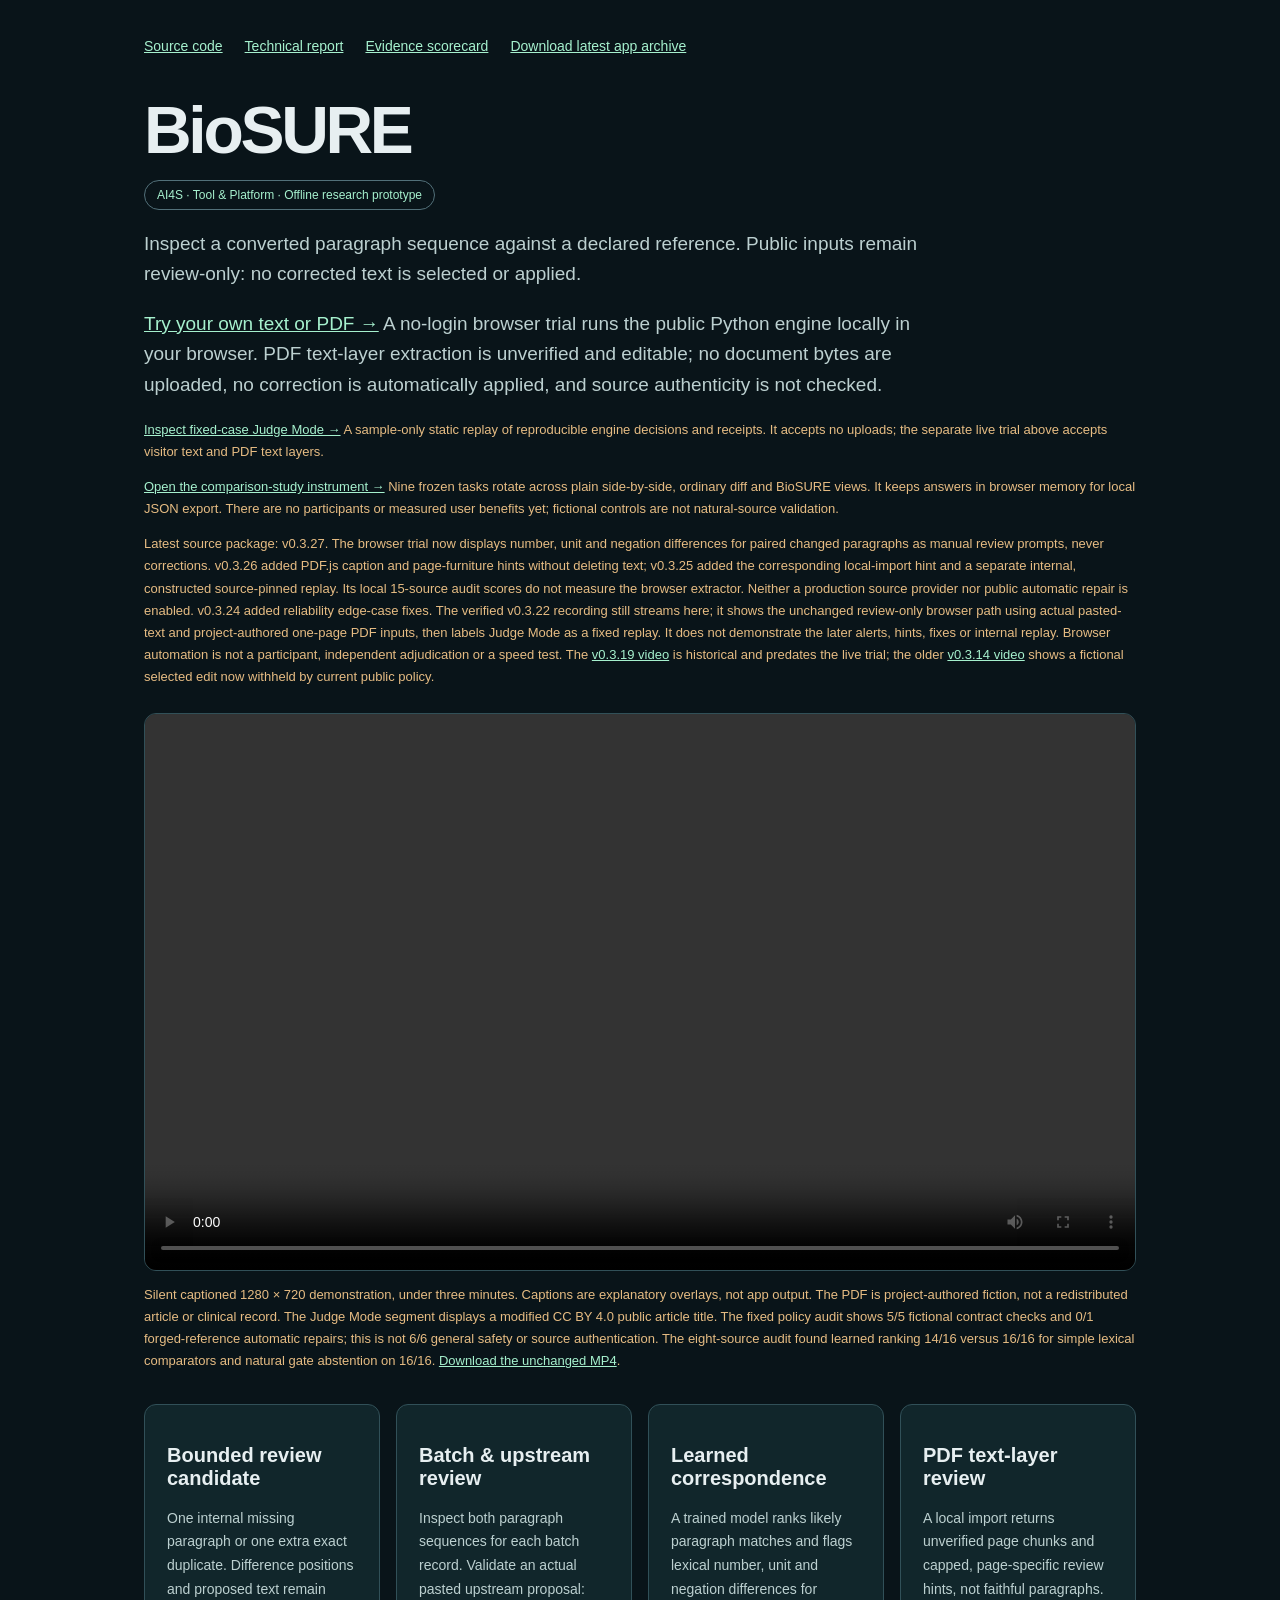
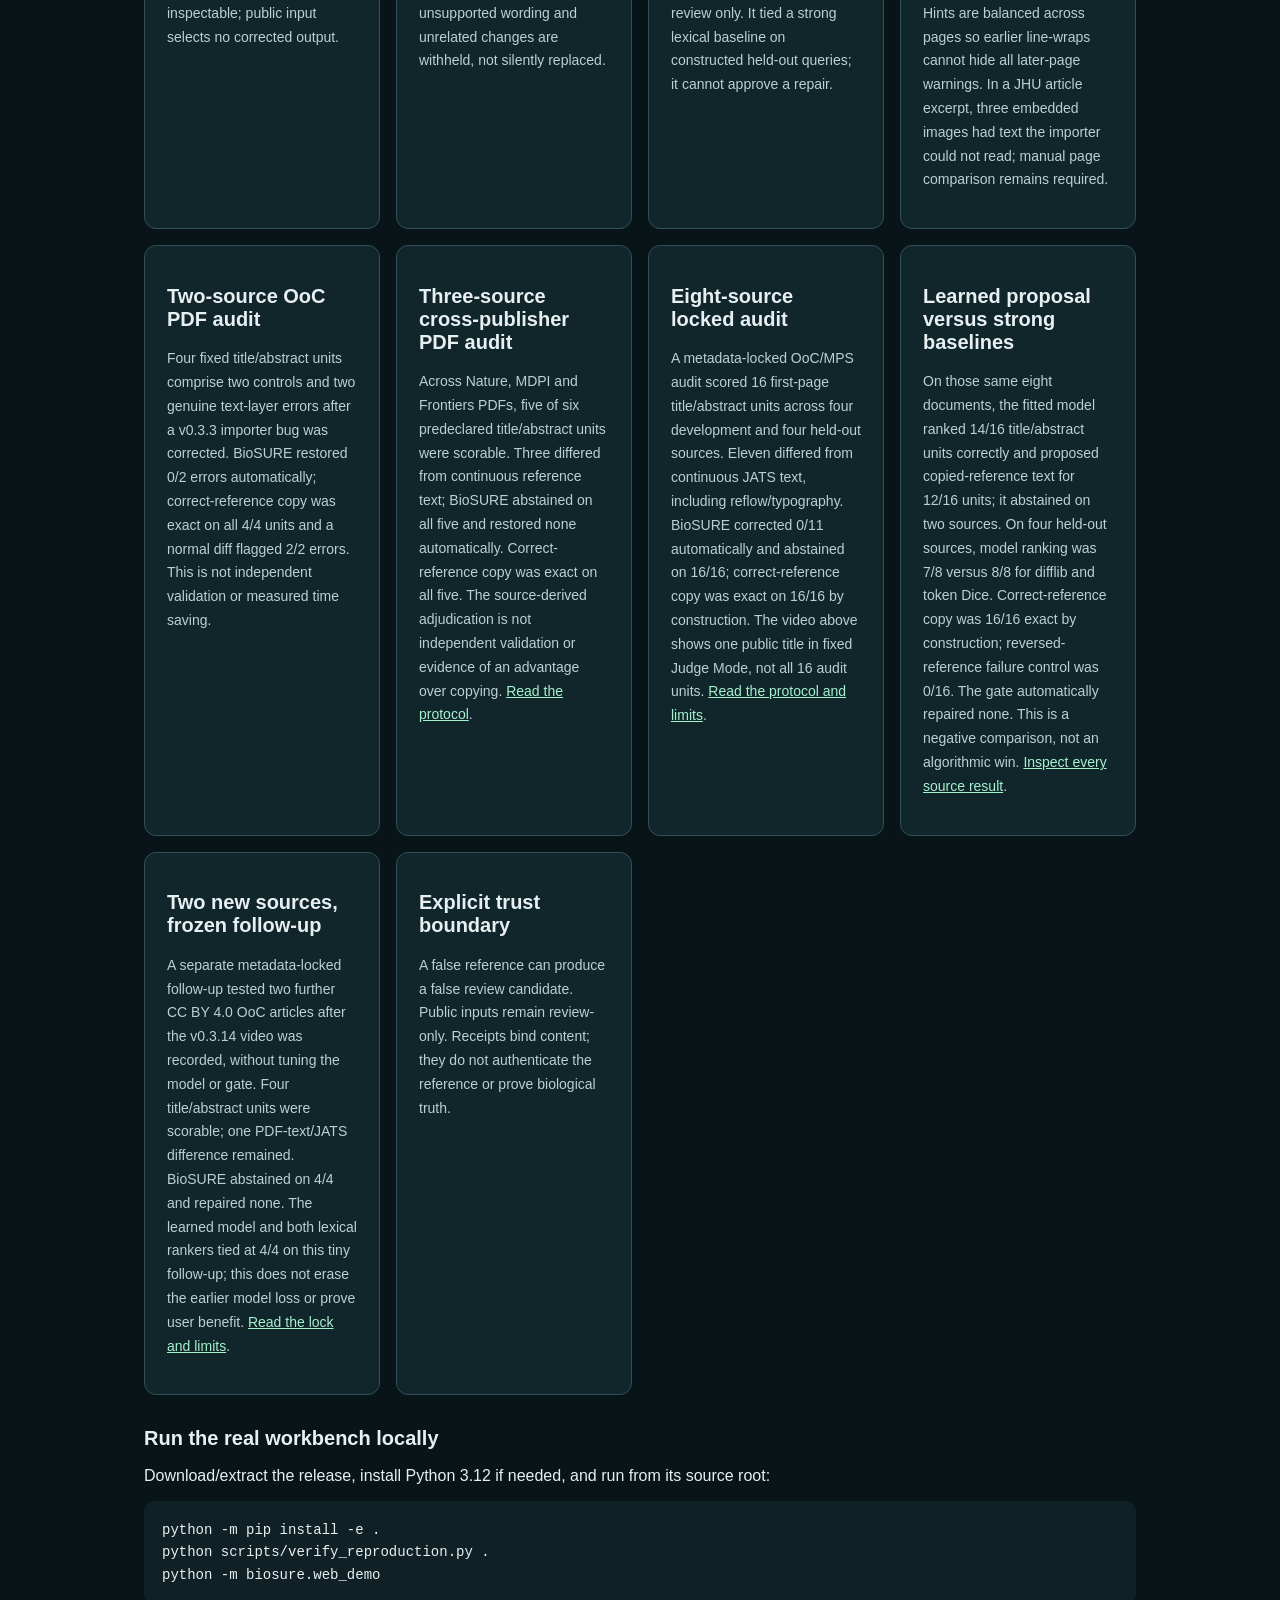
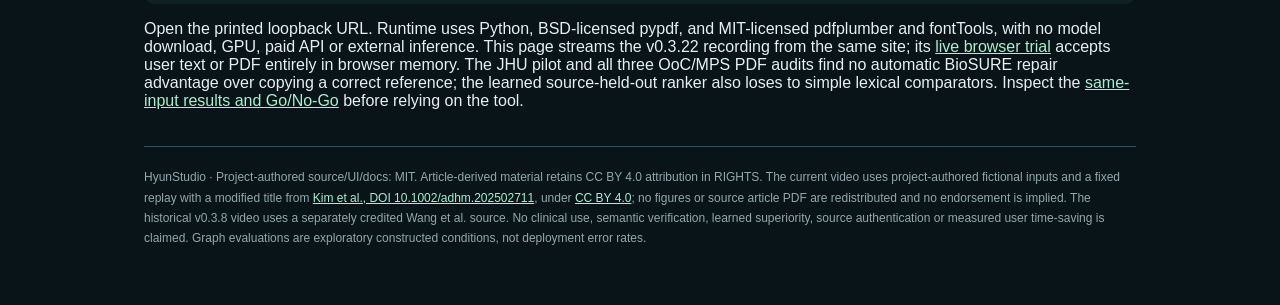
<file: docs/index.html>
<!doctype html>
<html lang="en">
<head>
  <meta charset="utf-8">
  <meta name="viewport" content="width=device-width,initial-scale=1">
  <meta name="description" content="BioSURE: an offline, reference-conditioned paragraph integrity workbench. Watch an honest demonstration, then reproduce the source locally.">
  <title>BioSURE — demonstration and reproducible source</title>
  <style>
    :root{font-family:Segoe UI,Arial,sans-serif;background:#091419;color:#e7eff1}*{box-sizing:border-box}body{margin:0}main{max-width:1040px;margin:auto;padding:38px 24px 56px}a{color:#a6f1ce}nav{display:flex;flex-wrap:wrap;gap:22px;font-size:14px}h1{font-size:clamp(38px,7vw,66px);letter-spacing:-.05em;margin:38px 0 12px}h2{font-size:20px}.lead{font-size:19px;color:#bcd0d0;line-height:1.6;max-width:790px}.tag{display:inline-block;padding:7px 12px;border:1px solid #527079;border-radius:30px;color:#a6f1ce;font-size:12px}video{display:block;width:100%;background:#102126;border:1px solid #315058;border-radius:12px;margin-top:25px;aspect-ratio:16/9}.note{font-size:13px;color:#e6bc83;line-height:1.7}.cards{display:grid;grid-template-columns:repeat(auto-fit,minmax(220px,1fr));gap:16px;margin:32px 0}.cards article{background:#11262b;padding:22px;border:1px solid #315058;border-radius:12px}.cards p{font-size:14px;color:#bcd0d0;line-height:1.7}pre{white-space:pre-wrap;overflow-wrap:anywhere;padding:18px;background:#102126;border-radius:10px;font-size:14px;line-height:1.6}footer{border-top:1px solid #315058;margin-top:36px;padding-top:20px;font-size:12px;color:#91a8ad;line-height:1.7}
  </style>
</head>
<body><main>
<nav aria-label="Project links"><a href="https://github.com/HyunStudio/BioSURE-AI4S">Source code</a><a href="https://github.com/HyunStudio/BioSURE-AI4S/blob/main/report/public-submission.md">Technical report</a><a href="https://github.com/HyunStudio/BioSURE-AI4S/blob/main/report/public-scorecard.md">Evidence scorecard</a><a href="https://github.com/HyunStudio/BioSURE-AI4S/releases/latest">Download latest app archive</a></nav>
  <h1>BioSURE</h1><span class="tag">AI4S · Tool &amp; Platform · Offline research prototype</span>
  <p class="lead">Inspect a converted paragraph sequence against a declared reference. Public inputs remain review-only: no corrected text is selected or applied.</p>
  <p class="lead"><a href="./try/">Try your own text or PDF →</a> A no-login browser trial runs the public Python engine locally in your browser. PDF text-layer extraction is unverified and editable; no document bytes are uploaded, no correction is automatically applied, and source authenticity is not checked.</p>
  <p class="note"><a href="https://hyunstudio.github.io/BioSURE-AI4S/judge/">Inspect fixed-case Judge Mode →</a> A sample-only static replay of reproducible engine decisions and receipts. It accepts no uploads; the separate live trial above accepts visitor text and PDF text layers.</p>
  <p class="note"><a href="https://hyunstudio.github.io/BioSURE-AI4S/study/">Open the comparison-study instrument →</a> Nine frozen tasks rotate across plain side-by-side, ordinary diff and BioSURE views. It keeps answers in browser memory for local JSON export. There are no participants or measured user benefits yet; fictional controls are not natural-source validation.</p>
  <p class="note">Latest source package: v0.3.27. The browser trial now displays number, unit and negation differences for paired changed paragraphs as manual review prompts, never corrections. v0.3.26 added PDF.js caption and page-furniture hints without deleting text; v0.3.25 added the corresponding local-import hint and a separate internal, constructed source-pinned replay. Its local 15-source audit scores do not measure the browser extractor. Neither a production source provider nor public automatic repair is enabled. v0.3.24 added reliability edge-case fixes. The verified v0.3.22 recording still streams here; it shows the unchanged review-only browser path using actual pasted-text and project-authored one-page PDF inputs, then labels Judge Mode as a fixed replay. It does not demonstrate the later alerts, hints, fixes or internal replay. Browser automation is not a participant, independent adjudication or a speed test. The <a href="https://github.com/HyunStudio/BioSURE-AI4S/releases/download/v0.3.19/biosure-demo-v0319.mp4">v0.3.19 video</a> is historical and predates the live trial; the older <a href="https://github.com/HyunStudio/BioSURE-AI4S/releases/download/v0.3.14/biosure-demo-v0314.mp4">v0.3.14 video</a> shows a fictional selected edit now withheld by current public policy.</p>
  <video controls preload="metadata" aria-label="BioSURE captioned demonstration" src="./media/biosure-demo-v0322.mp4">Your browser cannot display this video. Use the download link below.</video>
  <p class="note">Silent captioned 1280 × 720 demonstration, under three minutes. Captions are explanatory overlays, not app output. The PDF is project-authored fiction, not a redistributed article or clinical record. The Judge Mode segment displays a modified CC BY 4.0 public article title. The fixed policy audit shows 5/5 fictional contract checks and 0/1 forged-reference automatic repairs; this is not 6/6 general safety or source authentication. The eight-source audit found learned ranking 14/16 versus 16/16 for simple lexical comparators and natural gate abstention on 16/16. <a href="https://github.com/HyunStudio/BioSURE-AI4S/releases/download/v0.3.27/biosure-demo-v0322.mp4">Download the unchanged MP4</a>.</p>
  <div class="cards">
    <article><h2>Bounded review candidate</h2><p>One internal missing paragraph or one extra exact duplicate. Difference positions and proposed text remain inspectable; public input selects no corrected output.</p></article>
    <article><h2>Batch &amp; upstream review</h2><p>Inspect both paragraph sequences for each batch record. Validate an actual pasted upstream proposal: unsupported wording and unrelated changes are withheld, not silently replaced.</p></article>
    <article><h2>Learned correspondence</h2><p>A trained model ranks likely paragraph matches and flags lexical number, unit and negation differences for review only. It tied a strong lexical baseline on constructed held-out queries; it cannot approve a repair.</p></article>
    <article><h2>PDF text-layer review</h2><p>A local import returns unverified page chunks and capped, page-specific review hints, not faithful paragraphs. Hints are balanced across pages so earlier line-wraps cannot hide all later-page warnings. In a JHU article excerpt, three embedded images had text the importer could not read; manual page comparison remains required.</p></article>
    <article><h2>Two-source OoC PDF audit</h2><p>Four fixed title/abstract units comprise two controls and two genuine text-layer errors after a v0.3.3 importer bug was corrected. BioSURE restored 0/2 errors automatically; correct-reference copy was exact on all 4/4 units and a normal diff flagged 2/2 errors. This is not independent validation or measured time saving.</p></article>
    <article><h2>Three-source cross-publisher PDF audit</h2><p>Across Nature, MDPI and Frontiers PDFs, five of six predeclared title/abstract units were scorable. Three differed from continuous reference text; BioSURE abstained on all five and restored none automatically. Correct-reference copy was exact on all five. The source-derived adjudication is not independent validation or evidence of an advantage over copying. <a href="https://github.com/HyunStudio/BioSURE-AI4S/blob/main/report/three-source-ooc-pdf-audit-protocol.md">Read the protocol</a>.</p></article>
    <article><h2>Eight-source locked audit</h2><p>A metadata-locked OoC/MPS audit scored 16 first-page title/abstract units across four development and four held-out sources. Eleven differed from continuous JATS text, including reflow/typography. BioSURE corrected 0/11 automatically and abstained on 16/16; correct-reference copy was exact on 16/16 by construction. The video above shows one public title in fixed Judge Mode, not all 16 audit units. <a href="https://github.com/HyunStudio/BioSURE-AI4S/blob/main/report/prospective-ooc-audit-protocol.md">Read the protocol and limits</a>.</p></article>
    <article><h2>Learned proposal versus strong baselines</h2><p>On those same eight documents, the fitted model ranked 14/16 title/abstract units correctly and proposed copied-reference text for 12/16 units; it abstained on two sources. On four held-out sources, model ranking was 7/8 versus 8/8 for difflib and token Dice. Correct-reference copy was 16/16 exact by construction; reversed-reference failure control was 0/16. The gate automatically repaired none. This is a negative comparison, not an algorithmic win. <a href="https://github.com/HyunStudio/BioSURE-AI4S/blob/main/results/learned_upstream_audit.json">Inspect every source result</a>.</p></article>
    <article><h2>Two new sources, frozen follow-up</h2><p>A separate metadata-locked follow-up tested two further CC BY 4.0 OoC articles after the v0.3.14 video was recorded, without tuning the model or gate. Four title/abstract units were scorable; one PDF-text/JATS difference remained. BioSURE abstained on 4/4 and repaired none. The learned model and both lexical rankers tied at 4/4 on this tiny follow-up; this does not erase the earlier model loss or prove user benefit. <a href="https://github.com/HyunStudio/BioSURE-AI4S/blob/main/report/followup-ooc-audit-protocol.md">Read the lock and limits</a>.</p></article>
    <article><h2>Explicit trust boundary</h2><p>A false reference can produce a false review candidate. Public inputs remain review-only. Receipts bind content; they do not authenticate the reference or prove biological truth.</p></article>
  </div>
  <h2>Run the real workbench locally</h2><p>Download/extract the release, install Python 3.12 if needed, and run from its source root:</p>
  <pre>python -m pip install -e .
python scripts/verify_reproduction.py .
python -m biosure.web_demo</pre>
  <p>Open the printed loopback URL. Runtime uses Python, BSD-licensed pypdf, and MIT-licensed pdfplumber and fontTools, with no model download, GPU, paid API or external inference. This page streams the v0.3.22 recording from the same site; its <a href="./try/">live browser trial</a> accepts user text or PDF entirely in browser memory. The JHU pilot and all three OoC/MPS PDF audits find no automatic BioSURE repair advantage over copying a correct reference; the learned source-held-out ranker also loses to simple lexical comparators. Inspect the <a href="https://github.com/HyunStudio/BioSURE-AI4S/blob/main/report/public-scorecard.md">same-input results and Go/No-Go</a> before relying on the tool.</p>
  <footer>HyunStudio · Project-authored source/UI/docs: MIT. Article-derived material retains CC BY 4.0 attribution in RIGHTS. The current video uses project-authored fictional inputs and a fixed replay with a modified title from <a href="https://pmc.ncbi.nlm.nih.gov/articles/PMC12864593/">Kim et al., DOI 10.1002/adhm.202502711</a>, under <a href="https://creativecommons.org/licenses/by/4.0/">CC BY 4.0</a>; no figures or source article PDF are redistributed and no endorsement is implied. The historical v0.3.8 video uses a separately credited Wang et al. source. No clinical use, semantic verification, learned superiority, source authentication or measured user time-saving is claimed. Graph evaluations are exploratory constructed conditions, not deployment error rates.</footer>
</main></body></html>
</file>
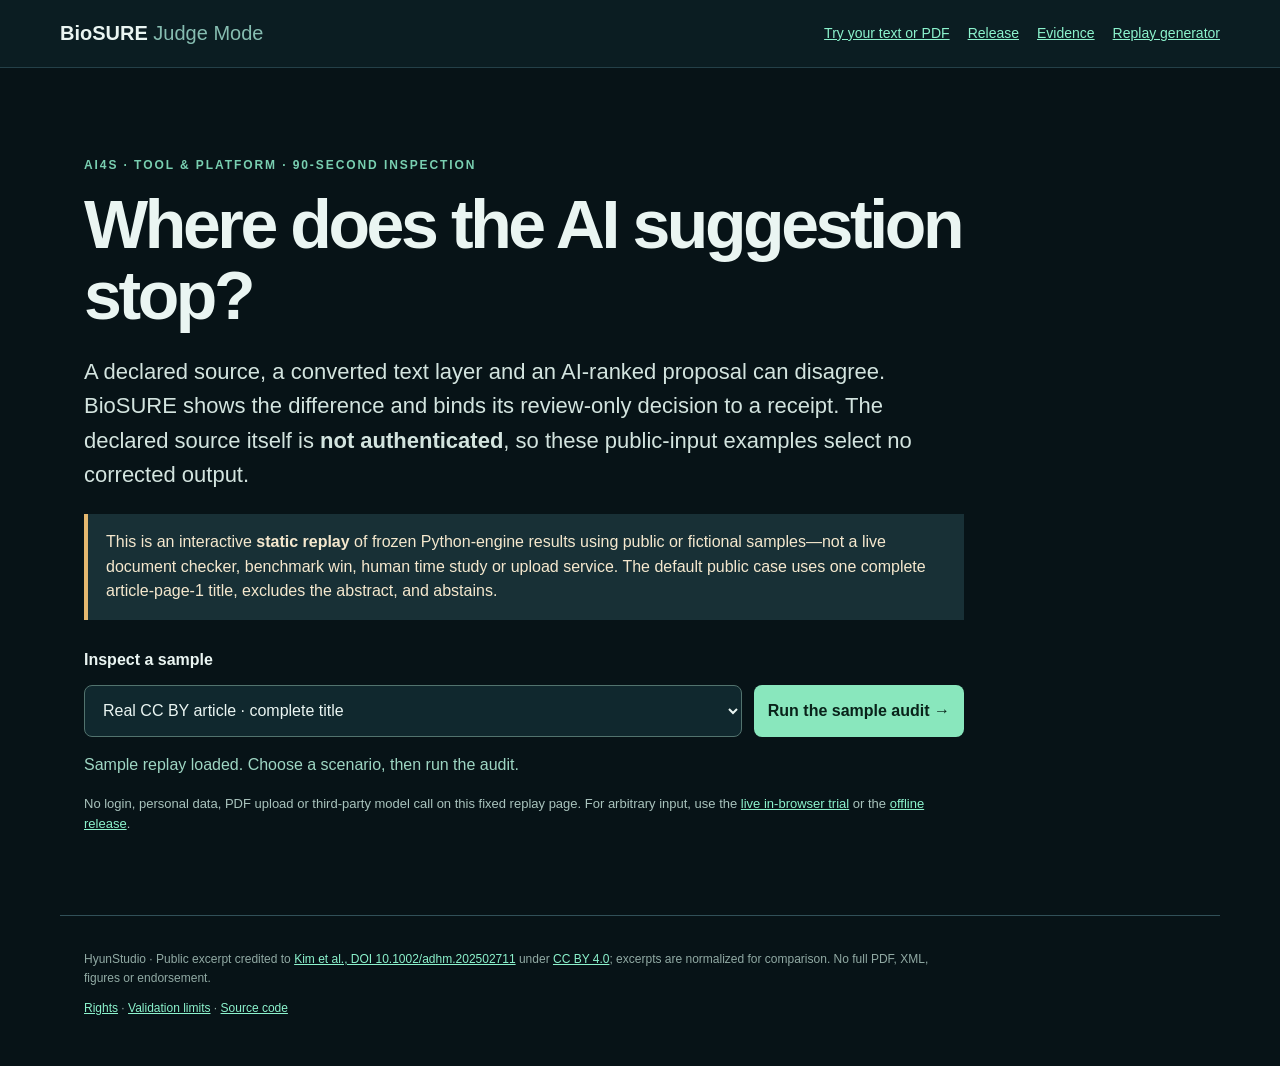
<file: docs/judge/index.html>
<!doctype html>
<html lang="en">
<head>
  <meta charset="utf-8">
  <meta name="viewport" content="width=device-width,initial-scale=1">
  <meta name="description" content="BioSURE Judge Mode: inspect reproducible sample-only engine decisions without installation or login.">
  <title>BioSURE Judge Mode — inspect the evidence boundary</title>
  <link rel="stylesheet" href="./style.css">
  <script src="./app.js" defer></script>
</head>
<body>
  <header class="site-header">
    <a class="brand" href="../">BioSURE <span>Judge Mode</span></a>
    <nav aria-label="Project links">
      <a href="../try/">Try your text or PDF</a>
      <a href="https://github.com/HyunStudio/BioSURE-AI4S/releases/latest">Release</a>
      <a href="https://github.com/HyunStudio/BioSURE-AI4S/blob/main/report/public-scorecard.md">Evidence</a>
      <a href="https://github.com/HyunStudio/BioSURE-AI4S/blob/main/scripts/build_judge_mode.py">Replay generator</a>
    </nav>
  </header>
  <main>
    <section class="hero">
      <p class="eyebrow">AI4S · Tool &amp; Platform · 90-second inspection</p>
      <h1>Where does the AI suggestion stop?</h1>
      <p class="lead">A declared source, a converted text layer and an AI-ranked proposal can disagree. BioSURE shows the difference and binds its review-only decision to a receipt. The declared source itself is <strong>not authenticated</strong>, so these public-input examples select no corrected output.</p>
      <p class="disclosure">This is an interactive <strong>static replay</strong> of frozen Python-engine results using public or fictional samples—not a live document checker, benchmark win, human time study or upload service. The default public case uses one complete article-page-1 title, excludes the abstract, and abstains.</p>
      <div class="controls">
        <label for="scenario">Inspect a sample</label>
        <select id="scenario" aria-describedby="load-status"></select>
        <button id="run-audit" type="button" disabled>Run the sample audit <span aria-hidden="true">→</span></button>
      </div>
      <p id="load-status" class="status" role="status" aria-live="polite">Loading verified sample replay…</p>
      <p class="small">No login, personal data, PDF upload or third-party model call on this fixed replay page. For arbitrary input, use the <a href="../try/">live in-browser trial</a> or the <a href="https://github.com/HyunStudio/BioSURE-AI4S/releases/latest">offline release</a>.</p>
    </section>

    <section id="results" hidden aria-label="Audit result">
      <div class="result-heading">
        <p class="eyebrow" id="source-type"></p>
        <h2 id="scenario-label"></h2>
        <a id="article-link" href="#" target="_blank" rel="noopener noreferrer" hidden>Open the public article and inspect its PDF</a>
        <p id="result-status" class="source-unverified"></p>
      </div>

      <section class="step" aria-labelledby="compare-heading">
        <div class="step-number">01</div>
        <div class="step-body">
          <h3 id="compare-heading">Compare the submitted text with the declared reference</h3>
          <p>Ordinary diff can flag a changed position, but it cannot tell whether the reference is true or an edit is authorized.</p>
          <div class="comparison">
            <div><h4>Observed conversion</h4><div id="observed"></div></div>
            <div><h4>Declared reference</h4><div id="reference"></div></div>
          </div>
          <div class="detail"><strong>Changed positions</strong><div id="changes"></div></div>
        </div>
      </section>

      <section class="step" aria-labelledby="proposal-heading">
        <div class="step-number">02</div>
        <div class="step-body">
          <h3 id="proposal-heading">Inspect correspondence and the proposed wording</h3>
          <p>The fitted model ranks alignment only. Its proposed text, if any, is copied from the unauthenticated declared reference. A separate submitted proposal tests the content gate.</p>
          <p id="learned-status" class="decision"></p>
          <div class="comparison">
            <div><h4>Model proposal</h4><div id="learned-proposal"></div></div>
            <div><h4>Submitted proposal to gate</h4><div id="submitted-proposal"></div></div>
          </div>
        </div>
      </section>

      <section class="step" aria-labelledby="gate-heading">
        <div class="step-number">03</div>
        <div class="step-body">
          <h3 id="gate-heading">See what the public-input gate withholds</h3>
          <div class="decision-grid">
            <div><span>Original conversion workflow</span><strong id="workflow-action"></strong></div>
            <div><span>Submitted proposal check</span><strong id="proposal-action"></strong></div>
          </div>
          <h4>Selected output (none without authenticated evidence)</h4><div id="selected" class="detail"></div>
          <p class="small">A fictional bounded candidate tests review behavior, not a successful automatic correction. It is not evidence that BioSURE repaired a real article.</p>
        </div>
      </section>

      <section class="step" aria-labelledby="receipt-heading">
        <div class="step-number">04</div>
        <div class="step-body">
          <h3 id="receipt-heading">Inspect the content-bound receipt</h3>
          <p>The receipt binds input and gate decision hashes. It does not authenticate the source, producer or biological meaning.</p>
          <pre id="receipt" tabindex="0"></pre>
        </div>
      </section>
    </section>
  </main>
  <footer>
    <p>HyunStudio · Public excerpt credited to <a href="https://pmc.ncbi.nlm.nih.gov/articles/PMC12864593/">Kim et al., DOI 10.1002/adhm.202502711</a> under <a href="https://creativecommons.org/licenses/by/4.0/">CC BY 4.0</a>; excerpts are normalized for comparison. No full PDF, XML, figures or endorsement.</p>
    <p><a href="https://github.com/HyunStudio/BioSURE-AI4S/blob/main/RIGHTS.md">Rights</a> · <a href="https://github.com/HyunStudio/BioSURE-AI4S/blob/main/report/practical-validation.md">Validation limits</a> · <a href="https://github.com/HyunStudio/BioSURE-AI4S">Source code</a></p>
  </footer>
</body>
</html>
</file>
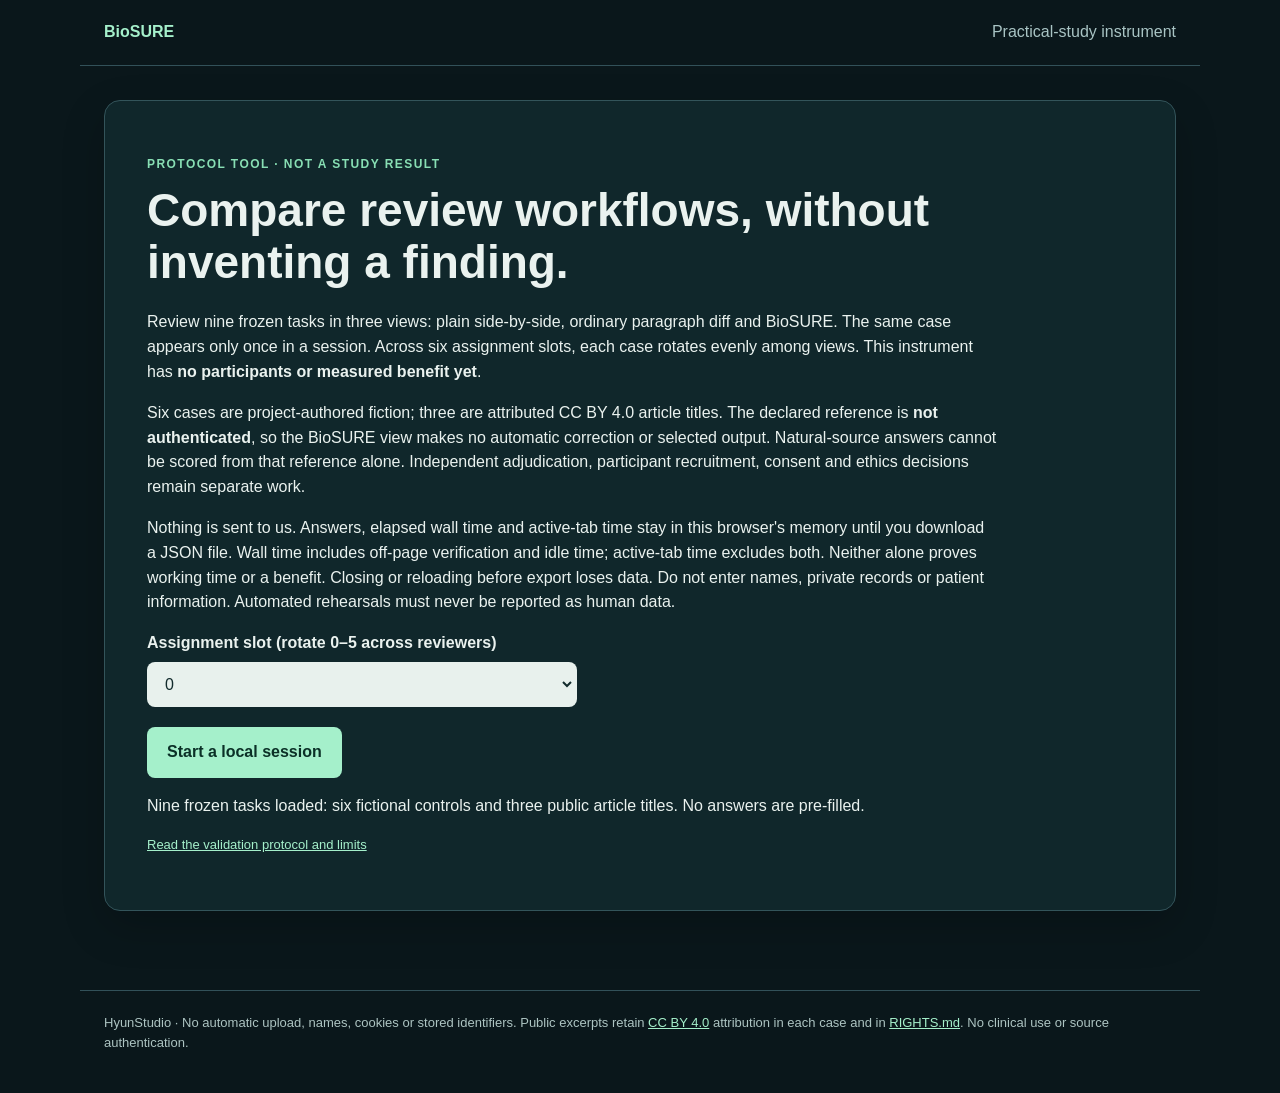
<file: docs/study/index.html>
<!doctype html>
<html lang="en">
<head>
  <meta charset="utf-8">
  <meta name="viewport" content="width=device-width,initial-scale=1">
  <meta name="description" content="BioSURE local-first comparison instrument; no human result is claimed.">
  <title>BioSURE practical-study instrument</title>
  <link rel="stylesheet" href="./style.css">
  <script src="./app.js" defer></script>
</head>
<body>
  <header><a href="../">BioSURE</a><span>Practical-study instrument</span></header>
  <main>
    <section id="intro" class="card">
      <p class="eyebrow">Protocol tool · not a study result</p>
      <h1>Compare review workflows, without inventing a finding.</h1>
      <p>Review nine frozen tasks in three views: plain side-by-side, ordinary paragraph diff and BioSURE. The same case appears only once in a session. Across six assignment slots, each case rotates evenly among views. This instrument has <strong>no participants or measured benefit yet</strong>.</p>
      <p>Six cases are project-authored fiction; three are attributed CC BY 4.0 article titles. The declared reference is <strong>not authenticated</strong>, so the BioSURE view makes no automatic correction or selected output. Natural-source answers cannot be scored from that reference alone. Independent adjudication, participant recruitment, consent and ethics decisions remain separate work.</p>
      <p>Nothing is sent to us. Answers, elapsed wall time and active-tab time stay in this browser's memory until you download a JSON file. Wall time includes off-page verification and idle time; active-tab time excludes both. Neither alone proves working time or a benefit. Closing or reloading before export loses data. Do not enter names, private records or patient information. Automated rehearsals must never be reported as human data.</p>
      <label for="slot">Assignment slot (rotate 0–5 across reviewers)</label>
      <select id="slot">
        <option value="0">0</option><option value="1">1</option><option value="2">2</option>
        <option value="3">3</option><option value="4">4</option><option value="5">5</option>
      </select>
      <button id="start" type="button" disabled>Start a local session</button>
      <p id="status" role="status" aria-live="polite">Loading frozen tasks…</p>
      <p class="small"><a href="https://github.com/HyunStudio/BioSURE-AI4S/blob/main/report/practical-validation.md">Read the validation protocol and limits</a></p>
    </section>

    <section id="task-panel" class="card" hidden aria-label="Review task">
      <p id="progress" class="eyebrow"></p>
      <h1 id="task-label"></h1>
      <p id="source-kind" class="source-kind"></p>
      <p>Current view: <strong id="mode-name"></strong>. Compare the same observed text and declared reference shown in every view.</p>
      <a id="article-link" href="#" target="_blank" rel="noopener noreferrer" hidden>Open the original article and inspect its PDF</a>
      <p id="source-credit" class="small" hidden></p>
      <div class="comparison">
        <div><h2>Observed conversion</h2><div id="observed"></div></div>
        <div><h2>Declared reference</h2><div id="reference"></div></div>
      </div>
      <div id="mode-detail" class="mode-detail" aria-label="Current view's review aids"></div>
      <form id="answer-form">
        <h2>Your review answer</h2>
        <label for="difference">Do the supplied texts differ?</label>
        <select id="difference" name="difference" required>
          <option value="">Choose…</option><option value="yes">Yes</option>
          <option value="no">No</option><option value="unsure">Unsure</option>
        </select>
        <label for="position">First changed reference position (0 = before paragraph 1; leave blank unless “Yes”)</label>
        <input id="position" name="position" type="number" min="0" step="1" disabled>
        <label for="disposition">What would you do next?</label>
        <select id="disposition" name="disposition" required>
          <option value="">Choose…</option>
          <option value="keep">Keep observed text</option>
          <option value="copy">Copy declared reference</option>
          <option value="escalate">Escalate / verify original source</option>
        </select>
        <p id="task-error" class="error" role="alert"></p>
        <button type="submit">Record answer and continue</button>
      </form>
    </section>

    <section id="end-panel" class="card" hidden>
      <p class="eyebrow">Session complete</p>
      <h1>Export your local record</h1>
      <p><span id="completed-count"></span> answers are in memory. Download before closing. This file is raw instrument data, not a human study result, validated answer key or effectiveness claim.</p>
      <button id="download" type="button">Download JSON</button>
    </section>
  </main>
  <footer>HyunStudio · No automatic upload, names, cookies or stored identifiers. Public excerpts retain <a href="https://creativecommons.org/licenses/by/4.0/">CC BY 4.0</a> attribution in each case and in <a href="https://github.com/HyunStudio/BioSURE-AI4S/blob/main/RIGHTS.md">RIGHTS.md</a>. No clinical use or source authentication.</footer>
</body>
</html>
</file>
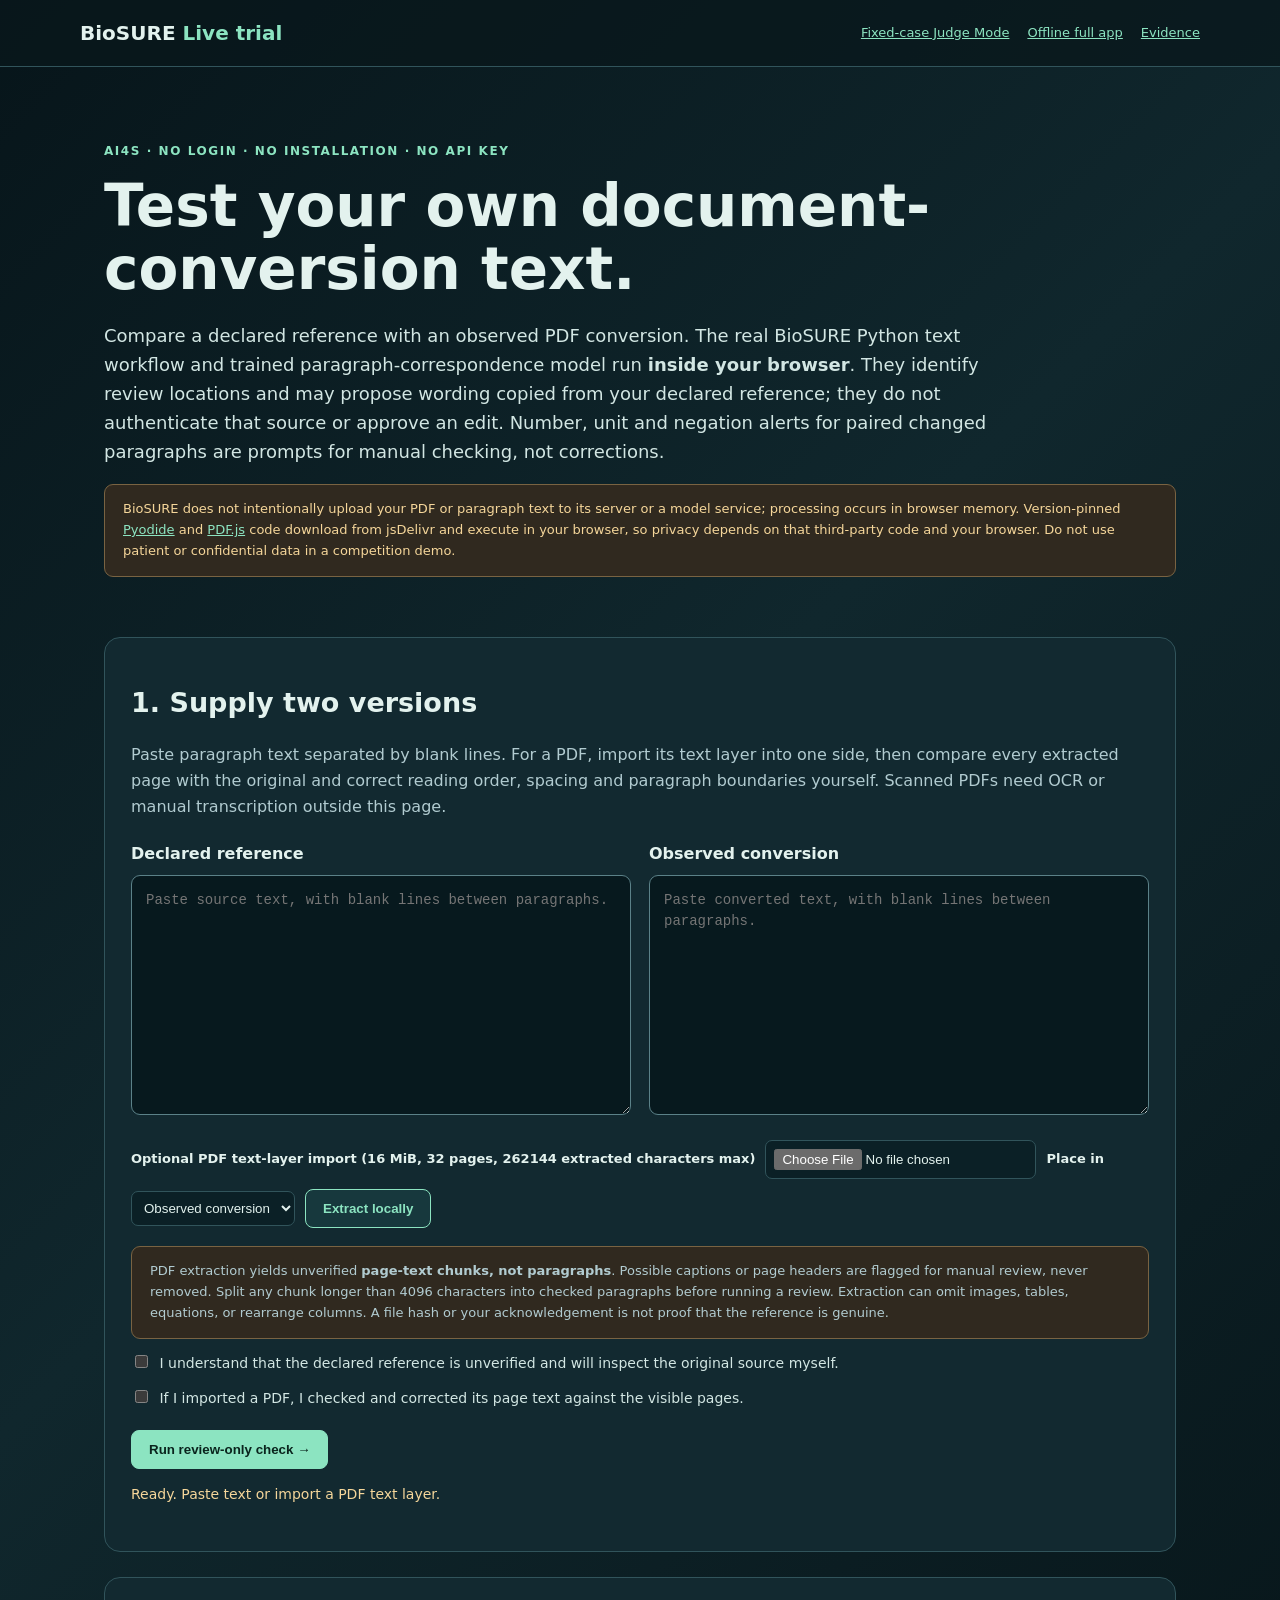
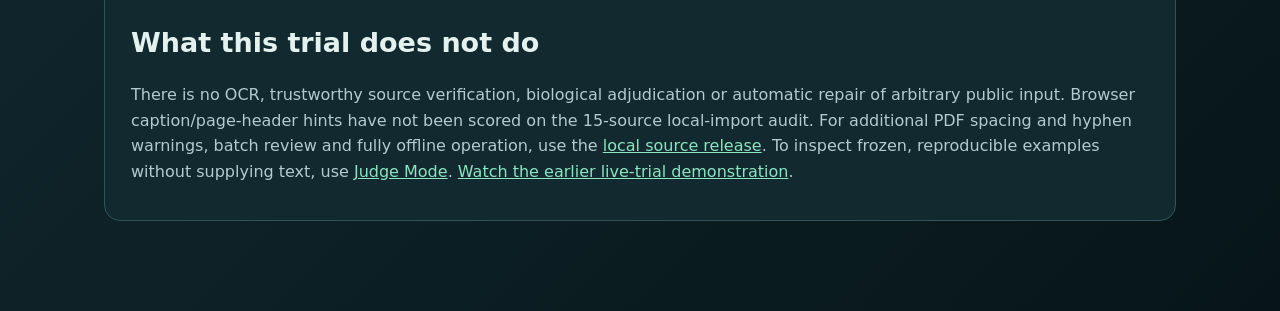
<file: docs/try/index.html>
<!doctype html>
<html lang="en">
<head>
  <meta charset="utf-8">
  <meta name="viewport" content="width=device-width,initial-scale=1">
  <meta name="description" content="Try the real BioSURE review-only Python engine on your own text or a PDF text layer, locally in your browser.">
  <title>Try BioSURE — live browser review</title>
  <link rel="stylesheet" href="./style.css">
  <script src="./pdf.js" defer></script>
  <script src="./app.js" defer></script>
</head>
<body>
  <header class="site-header">
    <a class="brand" href="../">BioSURE <span>Live trial</span></a>
    <nav aria-label="Project links">
      <a href="../judge/">Fixed-case Judge Mode</a>
      <a href="https://github.com/HyunStudio/BioSURE-AI4S/releases/latest">Offline full app</a>
      <a href="https://github.com/HyunStudio/BioSURE-AI4S/blob/main/report/public-scorecard.md">Evidence</a>
    </nav>
  </header>
  <main>
    <section class="hero">
      <p class="eyebrow">AI4S · no login · no installation · no API key</p>
      <h1>Test your own document-conversion text.</h1>
      <p class="lead">Compare a declared reference with an observed PDF conversion. The real BioSURE Python text workflow and trained paragraph-correspondence model run <strong>inside your browser</strong>. They identify review locations and may propose wording copied from your declared reference; they do not authenticate that source or approve an edit. Number, unit and negation alerts for paired changed paragraphs are prompts for manual checking, not corrections.</p>
      <p class="privacy">BioSURE does not intentionally upload your PDF or paragraph text to its server or a model service; processing occurs in browser memory. Version-pinned <a href="https://pyodide.org/en/0.26.4/">Pyodide</a> and <a href="https://mozilla.github.io/pdf.js/">PDF.js</a> code download from jsDelivr and execute in your browser, so privacy depends on that third-party code and your browser. Do not use patient or confidential data in a competition demo.</p>
    </section>

    <section class="workspace" aria-labelledby="input-heading">
      <h2 id="input-heading">1. Supply two versions</h2>
      <p>Paste paragraph text separated by blank lines. For a PDF, import its text layer into one side, then compare every extracted page with the original and correct reading order, spacing and paragraph boundaries yourself. Scanned PDFs need OCR or manual transcription outside this page.</p>
      <div class="inputs">
        <div><label for="reference">Declared reference</label><textarea id="reference" rows="10" spellcheck="false" placeholder="Paste source text, with blank lines between paragraphs."></textarea></div>
        <div><label for="observed">Observed conversion</label><textarea id="observed" rows="10" spellcheck="false" placeholder="Paste converted text, with blank lines between paragraphs."></textarea></div>
      </div>
      <div class="import-row">
        <label for="pdf-file">Optional PDF text-layer import (16 MiB, 32 pages, 262144 extracted characters max)</label>
        <input id="pdf-file" type="file" accept=".pdf,application/pdf">
        <label for="pdf-target">Place in</label>
        <select id="pdf-target"><option value="observed">Observed conversion</option><option value="reference">Declared reference</option></select>
        <button id="import-pdf" type="button" class="secondary">Extract locally</button>
      </div>
      <p class="warning">PDF extraction yields unverified <strong>page-text chunks, not paragraphs</strong>. Possible captions or page headers are flagged for manual review, never removed. Split any chunk longer than 4096 characters into checked paragraphs before running a review. Extraction can omit images, tables, equations, or rearrange columns. A file hash or your acknowledgement is not proof that the reference is genuine.</p>
      <label class="check"><input id="ack" type="checkbox"> I understand that the declared reference is unverified and will inspect the original source myself.</label>
      <label class="check"><input id="pdf-ack" type="checkbox"> If I imported a PDF, I checked and corrected its page text against the visible pages.</label>
      <button id="run" type="button" class="primary">Run review-only check →</button>
      <p id="status" role="status" aria-live="polite">Loading browser interface…</p>
    </section>

    <section id="result" class="results" aria-label="Review result" hidden>
      <p class="eyebrow">Source unverified · no automatic correction</p>
      <h2>2. Inspect the differences and decision</h2>
      <div class="inputs">
        <div><h3>Declared reference</h3><pre id="view-reference"></pre></div>
        <div><h3>Observed conversion</h3><pre id="view-observed"></pre></div>
      </div>
      <h3>Changed paragraph positions</h3><pre id="changes"></pre>
      <h3>Critical token alerts</h3><pre id="critical-alerts"></pre>
      <p id="critical-note" class="warning"></p>
      <h3>Model correspondence</h3><p id="model"></p>
      <h3>Model proposal, if any</h3><pre id="proposal"></pre>
      <h3>Public-input gate</h3><p id="gate-action" class="decision"></p>
      <h3>Selected output</h3><p id="selected"></p>
      <details><summary>Content-bound engine receipts</summary><pre id="receipt"></pre></details>
      <p class="warning">The fitted model ranks paragraph correspondence only. The receipt binds supplied content and a decision, not source authenticity, producer identity, scientific truth, or clinical safety.</p>
    </section>

    <section class="more">
      <h2>What this trial does not do</h2>
      <p>There is no OCR, trustworthy source verification, biological adjudication or automatic repair of arbitrary public input. Browser caption/page-header hints have not been scored on the 15-source local-import audit. For additional PDF spacing and hyphen warnings, batch review and fully offline operation, use the <a href="https://github.com/HyunStudio/BioSURE-AI4S/releases/latest">local source release</a>. To inspect frozen, reproducible examples without supplying text, use <a href="../judge/">Judge Mode</a>. <a href="../">Watch the earlier live-trial demonstration</a>.</p>
    </section>
  </main>
</body>
</html>
</file>
<file: docs/judge/style.css>
:root{font-family:Inter,Segoe UI,Arial,sans-serif;background:#071317;color:#eaf5f2;color-scheme:dark}*{box-sizing:border-box}html{scroll-behavior:smooth}body{margin:0;line-height:1.55}a{color:#8cf3cd}button,select{font:inherit}.site-header{display:flex;align-items:center;justify-content:space-between;gap:20px;padding:18px max(24px,calc((100vw - 1160px)/2));border-bottom:1px solid #244048;background:#0b1d22}.brand{font-weight:800;font-size:20px;text-decoration:none;color:#eaf5f2;white-space:nowrap}.brand span{font-weight:400;color:#86bdb1}.site-header nav{display:flex;flex-wrap:wrap;gap:18px;font-size:14px}main,footer{max-width:1160px;margin:auto;padding:0 24px}.hero{padding:76px 0 68px;max-width:880px}.eyebrow{text-transform:uppercase;letter-spacing:.16em;color:#79cfb1;font-size:12px;font-weight:800}.hero h1{font-size:clamp(38px,6vw,68px);line-height:1.05;letter-spacing:-.05em;margin:14px 0 24px}.lead{font-size:clamp(17px,2.2vw,22px);color:#d3e4df}.disclosure{border-left:4px solid #e5b86f;background:#183036;padding:16px 18px;color:#f5e8ce}.controls{display:grid;grid-template-columns:minmax(190px,1fr) auto;gap:12px;align-items:end;margin-top:28px}.controls label{grid-column:1/-1;font-weight:700}.controls select,.controls button{min-height:52px;border-radius:8px;padding:10px 14px}.controls select{background:#10282e;color:#eaf5f2;border:1px solid #52736e;min-width:0}.controls button{background:#89e7bd;color:#09231a;border:0;font-weight:800;cursor:pointer}.controls button:disabled{opacity:.5;cursor:not-allowed}.controls button:hover:not(:disabled){background:#aff5d6}.status{color:#9ed6c3}.status.error{color:#ffb49a}.small{font-size:13px;color:#a9c3bd}.result-heading{border-top:1px solid #315058;padding:40px 0 18px}.result-heading h2{font-size:clamp(26px,4vw,40px);margin:8px 0}.source-unverified{display:inline-block;border:1px solid #e5b86f;color:#f6d9a8;border-radius:5px;padding:8px 12px;font-size:13px;font-weight:800}.step{display:grid;grid-template-columns:74px minmax(0,1fr);gap:20px;border-top:1px solid #315058;padding:36px 0}.step-number{font-size:27px;font-weight:800;color:#79cfb1}.step h3{font-size:clamp(22px,3vw,31px);line-height:1.2;margin:0}.step p{color:#bad0c9}.step h4{margin:0 0 12px;color:#a8ecce}.comparison{display:grid;grid-template-columns:repeat(2,minmax(0,1fr));gap:14px;margin:22px 0}.comparison>div,.detail,.decision-grid>div{background:#10272d;border:1px solid #315058;border-radius:10px;padding:20px;min-width:0}.paragraphs{padding-left:24px;margin:0}.paragraphs li{overflow-wrap:anywhere;margin:0 0 12px}.paragraphs li:last-child{margin-bottom:0}.change-list{margin:9px 0 0;padding-left:20px}.decision{font-weight:800;color:#f5d49d}.decision-grid{display:grid;grid-template-columns:repeat(2,minmax(0,1fr));gap:14px;margin:20px 0}.decision-grid span,.decision-grid strong{display:block}.decision-grid span{font-size:13px;color:#afc9c2}.decision-grid strong{margin-top:9px;overflow-wrap:anywhere}pre{white-space:pre-wrap;overflow-wrap:anywhere;max-height:420px;overflow:auto;background:#061014;border:1px solid #315058;border-radius:10px;padding:18px;color:#bddad2;font-size:12px}footer{border-top:1px solid #315058;padding-top:22px;padding-bottom:36px;color:#91aaa4;font-size:12px}footer p{max-width:850px}@media(max-width:660px){.site-header{align-items:flex-start;flex-direction:column;padding:16px 20px}.site-header nav{gap:12px}main,footer{padding-left:20px;padding-right:20px}.hero{padding:48px 0}.controls,.comparison,.decision-grid{grid-template-columns:1fr}.step{grid-template-columns:1fr;gap:4px;padding:28px 0}.step-number{font-size:16px}.comparison>div,.detail,.decision-grid>div{padding:16px}}
</file>
<file: docs/study/style.css>
:root{font-family:Inter,Segoe UI,Arial,sans-serif;color:#eaf2ef;background:#0a171b}*{box-sizing:border-box}body{margin:0;line-height:1.55}a{color:#a5f0cb}header{max-width:1120px;margin:auto;padding:20px 24px;display:flex;justify-content:space-between;gap:18px;border-bottom:1px solid #325159}header a{font-weight:800;text-decoration:none}header span{color:#a9c4c4}main{max-width:1120px;margin:34px auto;padding:0 24px 45px}.card{background:#10272b;border:1px solid #33545a;border-radius:16px;padding:clamp(22px,4vw,42px);box-shadow:0 16px 44px #0003}.eyebrow{text-transform:uppercase;letter-spacing:.12em;color:#88dfb4;font-size:12px;font-weight:800}h1{font-size:clamp(30px,4.5vw,46px);line-height:1.12;margin:10px 0 22px}h2{font-size:19px;margin:0 0 12px}p{max-width:850px}label{display:block;margin:16px 0 6px;font-weight:700}select,input{display:block;width:min(100%,430px);padding:11px 12px;background:#e8f1ed;color:#132c2d;border:2px solid transparent;border-radius:8px;font:inherit}select:focus,input:focus,button:focus,a:focus{outline:3px solid #a5f0cb;outline-offset:2px}button{margin-top:20px;padding:13px 20px;border:0;border-radius:8px;background:#a5f0cb;color:#0b3027;font:inherit;font-weight:800;cursor:pointer}button:disabled{opacity:.5;cursor:not-allowed}.small,footer{font-size:13px;color:#adc4c2}.source-kind{color:#f2c48d;font-weight:800}.comparison{display:grid;grid-template-columns:1fr 1fr;gap:18px;margin:28px 0}.comparison>div,.mode-detail{min-width:0;background:#0c1d21;border:1px solid #35535a;border-radius:10px;padding:18px;overflow-wrap:anywhere}.comparison ol{padding-left:23px;margin:0}.comparison li+li{margin-top:11px}.mode-detail{border-color:#64917c}.mode-detail p{margin:0 0 8px}.mode-detail p:last-child{margin-bottom:0}.digest{font-family:ui-monospace,SFMono-Regular,Consolas,monospace;font-size:12px;word-break:break-all}form{border-top:1px solid #38555b;margin-top:28px;padding-top:25px}.error{color:#ffb0a1}footer{max-width:1120px;margin:0 auto;padding:22px 24px 40px;border-top:1px solid #325159}[hidden]{display:none!important}@media(max-width:700px){header{flex-direction:column}.comparison{grid-template-columns:1fr}main{margin-top:18px;padding:0 14px 30px}.card{padding:20px}}
</file>
<file: docs/try/style.css>
:root{color-scheme:dark;--bg:#09191e;--panel:#122930;--line:#31545b;--text:#e3f2ee;--muted:#b1cbd0;--accent:#8ce4c1;--warning:#f5d69a}
*{box-sizing:border-box}body{margin:0;background:linear-gradient(135deg,#07151a,#10272d 45%,#071519);color:var(--text);font:16px/1.6 system-ui,-apple-system,"Segoe UI",sans-serif}
a{color:var(--accent)}a:hover{text-decoration-thickness:2px}.site-header{display:flex;justify-content:space-between;gap:20px;align-items:center;padding:17px max(24px,calc((100vw - 1120px)/2));border-bottom:1px solid var(--line);background:#08171bbf}.brand{text-decoration:none;font-size:20px;font-weight:800;color:var(--text)}.brand span{color:var(--accent)}nav{display:flex;flex-wrap:wrap;gap:18px;font-size:13px}main{max-width:1120px;margin:auto;padding:28px 24px 90px}.hero{padding:35px 0 22px}.eyebrow{color:var(--accent);text-transform:uppercase;letter-spacing:.13em;font-size:12px;font-weight:800}h1{font-size:clamp(34px,5vw,58px);line-height:1.08;max-width:840px;margin:14px 0 22px}h2{font-size:27px;line-height:1.25}h3{font-size:17px}.lead{font-size:18px;max-width:910px;color:#d2e6e3}.privacy,.warning{border:1px solid #796342;background:#30291f;padding:14px 18px;border-radius:9px;color:var(--warning);font-size:13px}.workspace,.results,.more{border:1px solid var(--line);background:var(--panel);border-radius:16px;padding:26px;margin-top:25px}.workspace>p,.more p{color:var(--muted)}.inputs{display:grid;grid-template-columns:1fr 1fr;gap:18px}.inputs label{display:block;font-weight:700;margin:6px 0 8px}textarea{width:100%;min-height:210px;resize:vertical;border:1px solid #5b8188;border-radius:9px;padding:14px;background:#07191e;color:var(--text);font:14px/1.5 ui-monospace,SFMono-Regular,Consolas,monospace}.import-row{display:flex;align-items:center;flex-wrap:wrap;gap:10px;margin:18px 0}.import-row label{font-size:13px;font-weight:700}.import-row input{max-width:290px}.import-row select{max-width:220px}select,input[type=file]{color:var(--text);background:#0b2026;border:1px solid var(--line);border-radius:7px;padding:8px}.check{display:block;margin:13px 0;color:#d2e6e3;font-size:14px}.check input{margin-right:7px}button{border-radius:8px;padding:11px 17px;font-weight:700;cursor:pointer;border:1px solid var(--accent)}button:disabled{opacity:.5;cursor:not-allowed}.primary{display:block;margin-top:20px;background:var(--accent);color:#0a241d}.secondary{background:#17383d;color:var(--accent)}#status{min-height:28px;color:var(--warning);font-size:14px}.results pre{white-space:pre-wrap;overflow-wrap:anywhere;max-height:360px;overflow:auto;background:#081c21;padding:15px;border:1px solid var(--line);border-radius:8px;color:#def0ed}.results p{overflow-wrap:anywhere}.decision{font-weight:800;color:var(--accent)}summary{cursor:pointer;color:var(--accent);font-weight:700}.more{padding-bottom:20px}@media(max-width:720px){.site-header{align-items:flex-start;flex-direction:column}.inputs{grid-template-columns:1fr}.workspace,.results,.more{padding:18px}main{padding:16px 14px 60px}.import-row>*{width:100%;max-width:none!important}}
</file>
